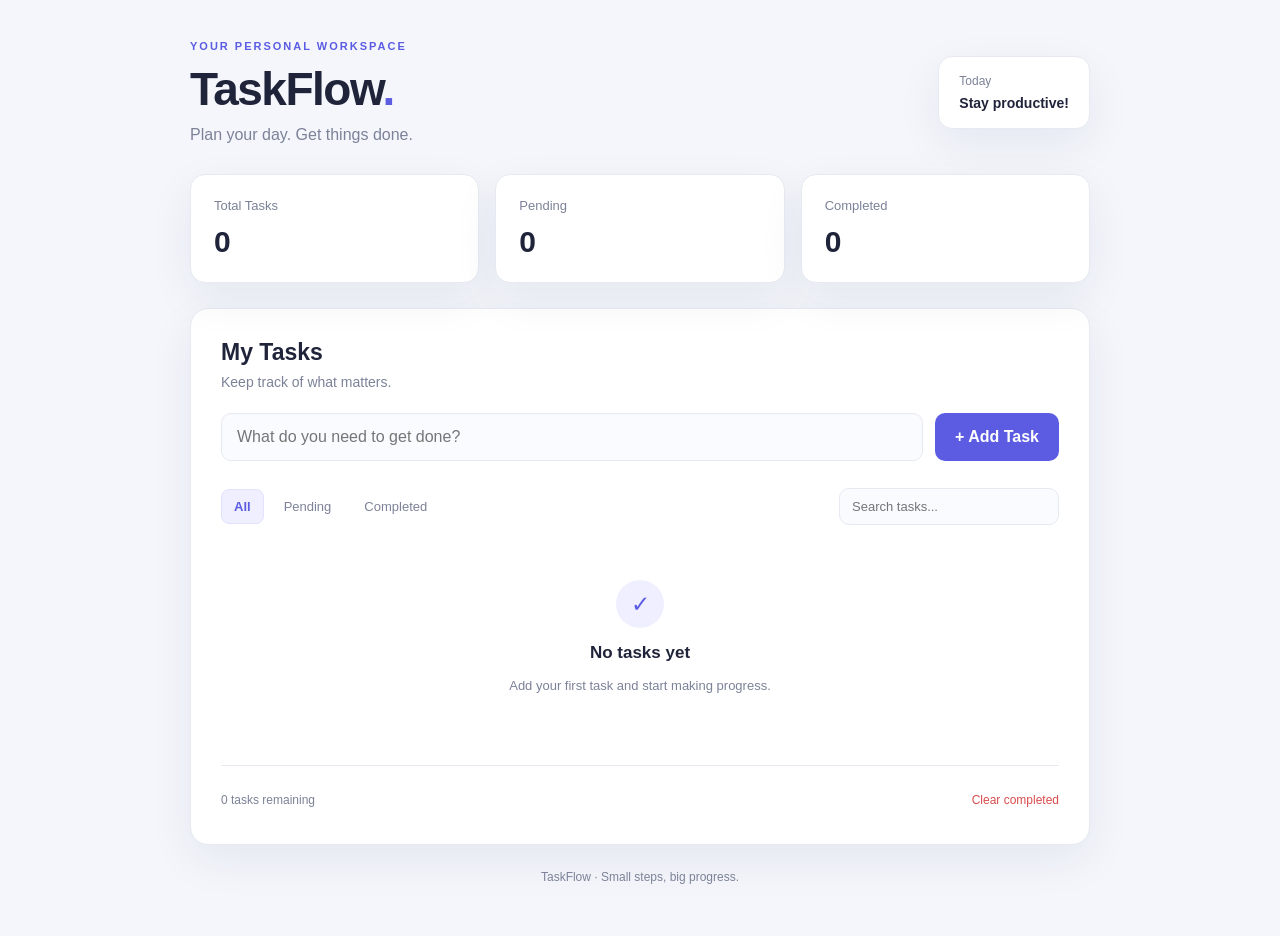
<file: index.html>
<!DOCTYPE html>
<html lang="en">
<head>
    <meta charset="UTF-8">
    <meta name="viewport" content="width=device-width, initial-scale=1.0">
    <meta name="description" content="A simple and professional task management application.">
    <title>TaskFlow | Task Manager</title>
    <link rel="stylesheet" href="style.css">
    <script src="script.js" defer></script>
</head>
<body>
    <main class="app-container">
        <header class="app-header">
            <div>
                <p class="eyebrow">YOUR PERSONAL WORKSPACE</p>
                <h1>TaskFlow<span>.</span></h1>
                <p class="subtitle">Plan your day. Get things done.</p>
            </div>
        <div class="date-card">
            <span id="currentDate">Today</span>
            <strong id="currentDay">Stay productive!</strong>
        </div>
    </header>

    <section class="stats-grid" aria-label="Task statistics">
        <article class="stat-card">
            <span>Total Tasks</span>
            <strong id="totalTasks">0</strong>
        </article>

        <article class="stat-card">
            <span>Pending</span>
            <strong id="pendingTasks">0</strong>
        </article>

        <article class="stat-card">
            <span>Completed</span>
            <strong id="completedTasks">0</strong>
        </article>
    </section>

    <section class="task-panel">
        <div class="section-heading">
            <div>
                <h2>My Tasks</h2>
                <p>Keep track of what matters.</p>
            </div>
        </div>

        <form id="taskForm" class="task-form">
            <label class="sr-only" for="taskInput">New task</label>
            <input
                type="text"
                id="taskInput"
                placeholder="What do you need to get done?"
                maxlength="200"
                autocomplete="off"
                required
            >
            <button type="submit" id="addButton">+ Add Task</button>
        </form>

        <div class="toolbar">
            <div class="filter-buttons" role="group" aria-label="Filter tasks">
                <button type="button" class="filter-btn active" data-filter="all">
                    All
                </button>
                <button type="button" class="filter-btn" data-filter="pending">
                    Pending
                </button>
                <button type="button" class="filter-btn" data-filter="completed">
                    Completed
                </button>
            </div>

            <label class="sr-only" for="searchInput">Search tasks</label>
            <input
                type="search"
                id="searchInput"
                class="search-input"
                placeholder="Search tasks..."
            >
        </div>

        <ul id="taskList" aria-live="polite"></ul>

        <div id="emptyState" class="empty-state">
            <div class="empty-icon">✓</div>
            <h3>No tasks yet</h3>
            <p>Add your first task and start making progress.</p>
        </div>

        <footer class="task-footer">
            <span id="taskSummary">0 tasks remaining</span>
            <button type="button" id="clearCompleted" class="text-button">
                Clear completed
            </button>
        </footer>
    </section>

    <p class="app-footer">TaskFlow · Small steps, big progress.</p>
</main>
</body>
</html>
</file>
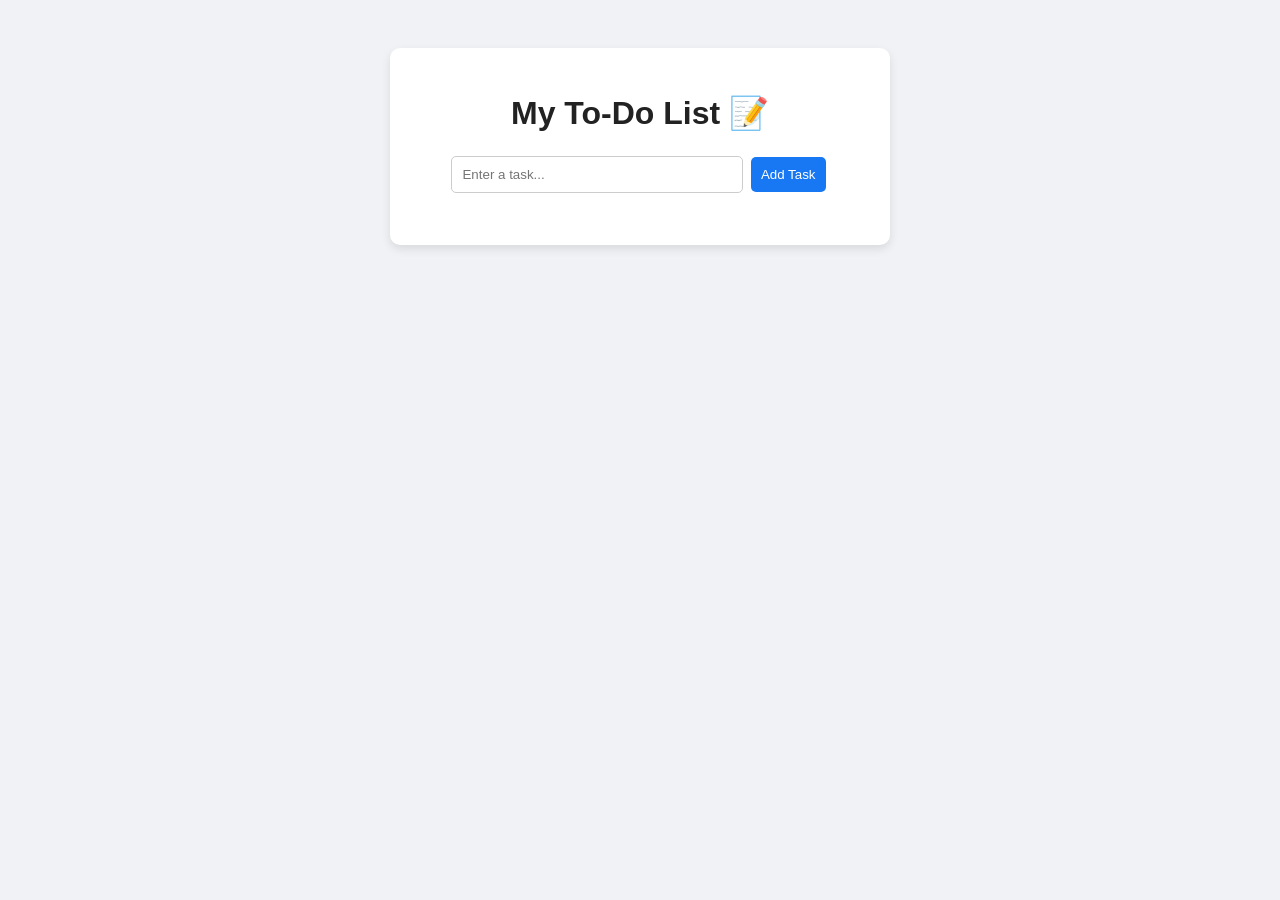
<file: index2.html>
<!DOCTYPE html>
<html lang="en">
<head>
    <meta charset="UTF-8">
    <meta name="viewport" content="width=device-width, initial-scale=1.0">
    <title>My To-Do List</title>

    <style>
        body {
            font-family: Arial, sans-serif;
            background-color: #f0f2f5;
            text-align: center;
            padding: 40px 15px;
        }

        .container {
            background-color: white;
            max-width: 450px;
            margin: auto;
            padding: 25px;
            border-radius: 10px;
            box-shadow: 0 4px 10px rgba(0, 0, 0, 0.1);
        }

        h1 {
            color: #222;
        }

        input {
            padding: 10px;
            width: 60%;
            border: 1px solid #ccc;
            border-radius: 5px;
        }

        button {
            padding: 10px;
            border: none;
            border-radius: 5px;
            cursor: pointer;
            margin: 3px;
        }

        #addButton {
            background-color: #1877f2;
            color: white;
        }

        ul {
            list-style: none;
            padding: 0;
            margin-top: 25px;
        }

        li {
            display: flex;
            justify-content: space-between;
            align-items: center;
            gap: 8px;
            background-color: #f5f5f5;
            padding: 10px;
            margin-bottom: 10px;
            border-radius: 5px;
            text-align: left;
        }

        .task-text {
            flex: 1;
            overflow-wrap: anywhere;
        }

        .completed {
            text-decoration: line-through;
            color: gray;
        }

        .complete-button {
            background-color: #198754;
            color: white;
        }

        .delete-button {
            background-color: #dc3545;
            color: white;
        }
    </style>
</head>

<body>

    <div class="container">

        <h1>My To-Do List 📝</h1>

        <input
            type="text"
            id="taskInput"
            placeholder="Enter a task..."
        >

        <button id="addButton">Add Task</button>

        <ul id="taskList"></ul>

    </div>

    <script>
        const taskInput = document.getElementById("taskInput");
        const addButton = document.getElementById("addButton");
        const taskList = document.getElementById("taskList");

        let tasks = [];

        // Load saved tasks
        try {
            tasks = JSON.parse(localStorage.getItem("myTasks")) || [];

            if (!Array.isArray(tasks)) {
                tasks = [];
            }
        } catch (error) {
            tasks = [];
        }

        // Save tasks to browser storage
        function saveTasks() {
            localStorage.setItem("myTasks", JSON.stringify(tasks));
        }

        // Display tasks on the webpage
        function displayTasks() {
            taskList.innerHTML = "";

            tasks.forEach(function(task, index) {
                const listItem = document.createElement("li");

                const taskText = document.createElement("span");
                taskText.textContent = task.text;
                taskText.className = "task-text";

                if (task.completed) {
                    taskText.classList.add("completed");
                }

                // Complete button
                const completeButton = document.createElement("button");
                completeButton.textContent = task.completed ? "Undo" : "Done";
                completeButton.className = "complete-button";

                completeButton.addEventListener("click", function() {
                    tasks[index].completed = !tasks[index].completed;
                    saveTasks();
                    displayTasks();
                });

                // Delete button
                const deleteButton = document.createElement("button");
                deleteButton.textContent = "Delete";
                deleteButton.className = "delete-button";

                deleteButton.addEventListener("click", function() {
                    tasks.splice(index, 1);
                    saveTasks();
                    displayTasks();
                });

                listItem.appendChild(taskText);
                listItem.appendChild(completeButton);
                listItem.appendChild(deleteButton);

                taskList.appendChild(listItem);
            });
        }

        // Add a new task
        function addTask() {
            const taskText = taskInput.value.trim();

            if (taskText === "") {
                alert("Please enter a task!");
                return;
            }

            const newTask = {
                text: taskText,
                completed: false
            };

            tasks.push(newTask);

            saveTasks();
            displayTasks();

            taskInput.value = "";
            taskInput.focus();
        }

        // Add task when button is clicked
        addButton.addEventListener("click", addTask);

        // Allow Enter key to add a task
        taskInput.addEventListener("keydown", function(event) {
            if (event.key === "Enter") {
                addTask();
            }
        });

        // Show saved tasks when the page opens
        displayTasks();
    </script>

</body>
</html>
</file>
<file: style.css>
:root {
  --primary: #5b5ce2;
  --primary-dark: #4546c8;
  --background: #f4f6fb;
  --surface: #ffffff;
  --text: #20243a;
  --muted: #7c8298;
  --border: #e7e9f2;
  --success: #16845b;
  --danger: #d94c4c;
  --shadow: 0 15px 45px rgba(30, 36, 80, 0.07);
}

* {
  box-sizing: border-box;
}

body {
  margin: 0;
  padding: 40px 20px;
  font-family: Arial, sans-serif;
  background: var(--background);
  color: var(--text);
  min-height: 100vh;
}

button,
input {
  font: inherit;
}

button {
  cursor: pointer;
}

button:focus-visible,
input:focus-visible {
  outline: 3px solid rgba(91, 92, 226, 0.25);
  outline-offset: 3px;
}

.app-container {
  width: 100%;
  max-width: 900px;
  margin: 0 auto;
}

.app-header {
  display: flex;
  justify-content: space-between;
  align-items: center;
  gap: 24px;
  margin-bottom: 30px;
}

.eyebrow {
  margin: 0 0 10px;
  color: var(--primary);
  font-size: 11px;
  font-weight: 700;
  letter-spacing: 2px;
}

h1 {
  margin: 0;
  font-size: clamp(34px, 5vw, 46px);
  letter-spacing: -1.5px;
}

h1 span {
  color: var(--primary);
}

.subtitle {
  margin: 10px 0 0;
  color: var(--muted);
}

.date-card {
  display: flex;
  flex-direction: column;
  gap: 7px;
  padding: 17px 20px;
  background: var(--surface);
  border: 1px solid var(--border);
  border-radius: 14px;
  box-shadow: var(--shadow);
}

.date-card span {
  color: var(--muted);
  font-size: 12px;
}

.date-card strong {
  font-size: 14px;
}

.stats-grid {
  display: grid;
  grid-template-columns: repeat(3, minmax(0, 1fr));
  gap: 16px;
  margin-bottom: 25px;
}

.stat-card {
  padding: 23px;
  background: var(--surface);
  border: 1px solid var(--border);
  border-radius: 15px;
  box-shadow: var(--shadow);
}

.stat-card span {
  display: block;
  color: var(--muted);
  font-size: 13px;
}

.stat-card strong {
  display: block;
  margin-top: 12px;
  font-size: 30px;
}

.task-panel {
  padding: 30px;
  background: var(--surface);
  border: 1px solid var(--border);
  border-radius: 18px;
  box-shadow: var(--shadow);
}

.section-heading {
  margin-bottom: 23px;
}

.section-heading h2 {
  margin: 0;
  font-size: 23px;
}

.section-heading p {
  margin: 8px 0 0;
  color: var(--muted);
  font-size: 14px;
}

.task-form {
  display: flex;
  gap: 12px;
}

#taskInput,
.search-input {
  width: 100%;
  min-width: 0;
  padding: 14px 15px;
  color: var(--text);
  background: #fafbfe;
  border: 1px solid var(--border);
  border-radius: 10px;
}

#taskInput:focus,
.search-input:focus {
  border-color: var(--primary);
  outline: 3px solid rgba(91, 92, 226, 0.1);
}

#addButton {
  flex-shrink: 0;
  padding: 0 20px;
  color: white;
  font-weight: 600;
  background: var(--primary);
  border: none;
  border-radius: 10px;
  transition: background 0.2s, transform 0.2s;
}

#addButton:hover {
  background: var(--primary-dark);
  transform: translateY(-1px);
}

.toolbar {
  display: flex;
  justify-content: space-between;
  align-items: center;
  gap: 15px;
  margin: 27px 0 20px;
}

.filter-buttons {
  display: flex;
  flex-wrap: wrap;
  gap: 7px;
}

.filter-btn {
  padding: 9px 12px;
  color: var(--muted);
  background: transparent;
  border: 1px solid transparent;
  border-radius: 8px;
  font-size: 13px;
}

.filter-btn:hover {
  background: #f4f5fc;
}

.filter-btn.active {
  color: var(--primary);
  background: #efefff;
  border-color: #e2e2ff;
  font-weight: 700;
}

.search-input {
  max-width: 220px;
  padding: 10px 12px;
  font-size: 13px;
}

#taskList {
  display: grid;
  gap: 12px;
  margin: 0;
  padding: 0;
  list-style: none;
}

.task-item {
  display: flex;
  align-items: center;
  gap: 12px;
  padding: 15px;
  border: 1px solid var(--border);
  border-radius: 12px;
  transition: border-color 0.2s, background 0.2s;
}

.task-item:hover {
  border-color: #d4d5f7;
  background: #fdfdff;
}

.task-checkbox {
  width: 19px;
  height: 19px;
  flex-shrink: 0;
  accent-color: var(--primary);
  cursor: pointer;
}

.task-content {
  flex: 1;
  min-width: 0;
}

.task-title {
  display: block;
  overflow-wrap: anywhere;
  font-size: 14px;
  line-height: 1.5;
}

.task-meta {
  display: block;
  margin-top: 5px;
  color: var(--muted);
  font-size: 11px;
}

.task-item.completed .task-title {
  color: #969bad;
  text-decoration: line-through;
}

.task-actions {
  display: flex;
  flex-shrink: 0;
  gap: 7px;
}

.action-btn {
  padding: 8px 10px;
  color: var(--text);
  background: #f1f2f8;
  border: none;
  border-radius: 7px;
  font-size: 12px;
}

.action-btn:hover {
  background: #e8e9f3;
}

.delete-btn {
  color: var(--danger);
  background: #fff0f0;
}

.delete-btn:hover {
  background: #ffe1e1;
}

.empty-state {
  padding: 35px 15px;
  text-align: center;
}

.empty-icon {
  display: grid;
  place-items: center;
  width: 48px;
  height: 48px;
  margin: 0 auto 15px;
  color: var(--primary);
  background: #efefff;
  border-radius: 50%;
  font-size: 23px;
}

.empty-state h3 {
  margin: 0;
  font-size: 17px;
}

.empty-state p {
  color: var(--muted);
  font-size: 13px;
  line-height: 1.6;
}

.task-footer {
  display: flex;
  justify-content: space-between;
  align-items: center;
  gap: 12px;
  margin-top: 20px;
  padding-top: 20px;
  border-top: 1px solid var(--border);
  color: var(--muted);
  font-size: 12px;
}

.text-button {
  padding: 7px 0;
  color: var(--danger);
  background: transparent;
  border: none;
  font-size: 12px;
}

.text-button:hover {
  text-decoration: underline;
}

.app-footer {
  margin-top: 25px;
  color: var(--muted);
  text-align: center;
  font-size: 12px;
}

.sr-only {
  position: absolute;
  width: 1px;
  height: 1px;
  padding: 0;
  margin: -1px;
  overflow: hidden;
  clip: rect(0, 0, 0, 0);
  white-space: nowrap;
  border: 0;
}

@media (max-width: 650px) {
  body {
    padding: 25px 14px;
  }
  .app-header {
    align-items: flex-start;
    flex-direction: column;
  }

  .date-card {
    width: 100%;
  }

  .stats-grid {
    gap: 9px;
  }

  .stat-card {
    padding: 15px 12px;
  }

  .stat-card span {
    font-size: 11px;
  }

  .stat-card strong {
    font-size: 25px;
  }

  .task-panel {
    padding: 20px 15px;
  }

  .task-form {
    flex-direction: column;
  }

  #addButton {
    min-height: 46px;
  }

  .toolbar {
    align-items: stretch;
    flex-direction: column;
  }

  .search-input {
    max-width: none;
  }

  .task-item {
    align-items: flex-start;
    flex-wrap: wrap;
  }

  .task-checkbox {
    margin-top: 2px;
  }

  .task-content {
    width: calc(100% - 35px);
  }

  .task-actions {
    width: 100%;
    padding-left: 31px;
  }

  .action-btn {
    flex: 1;
  }
}
</file>
